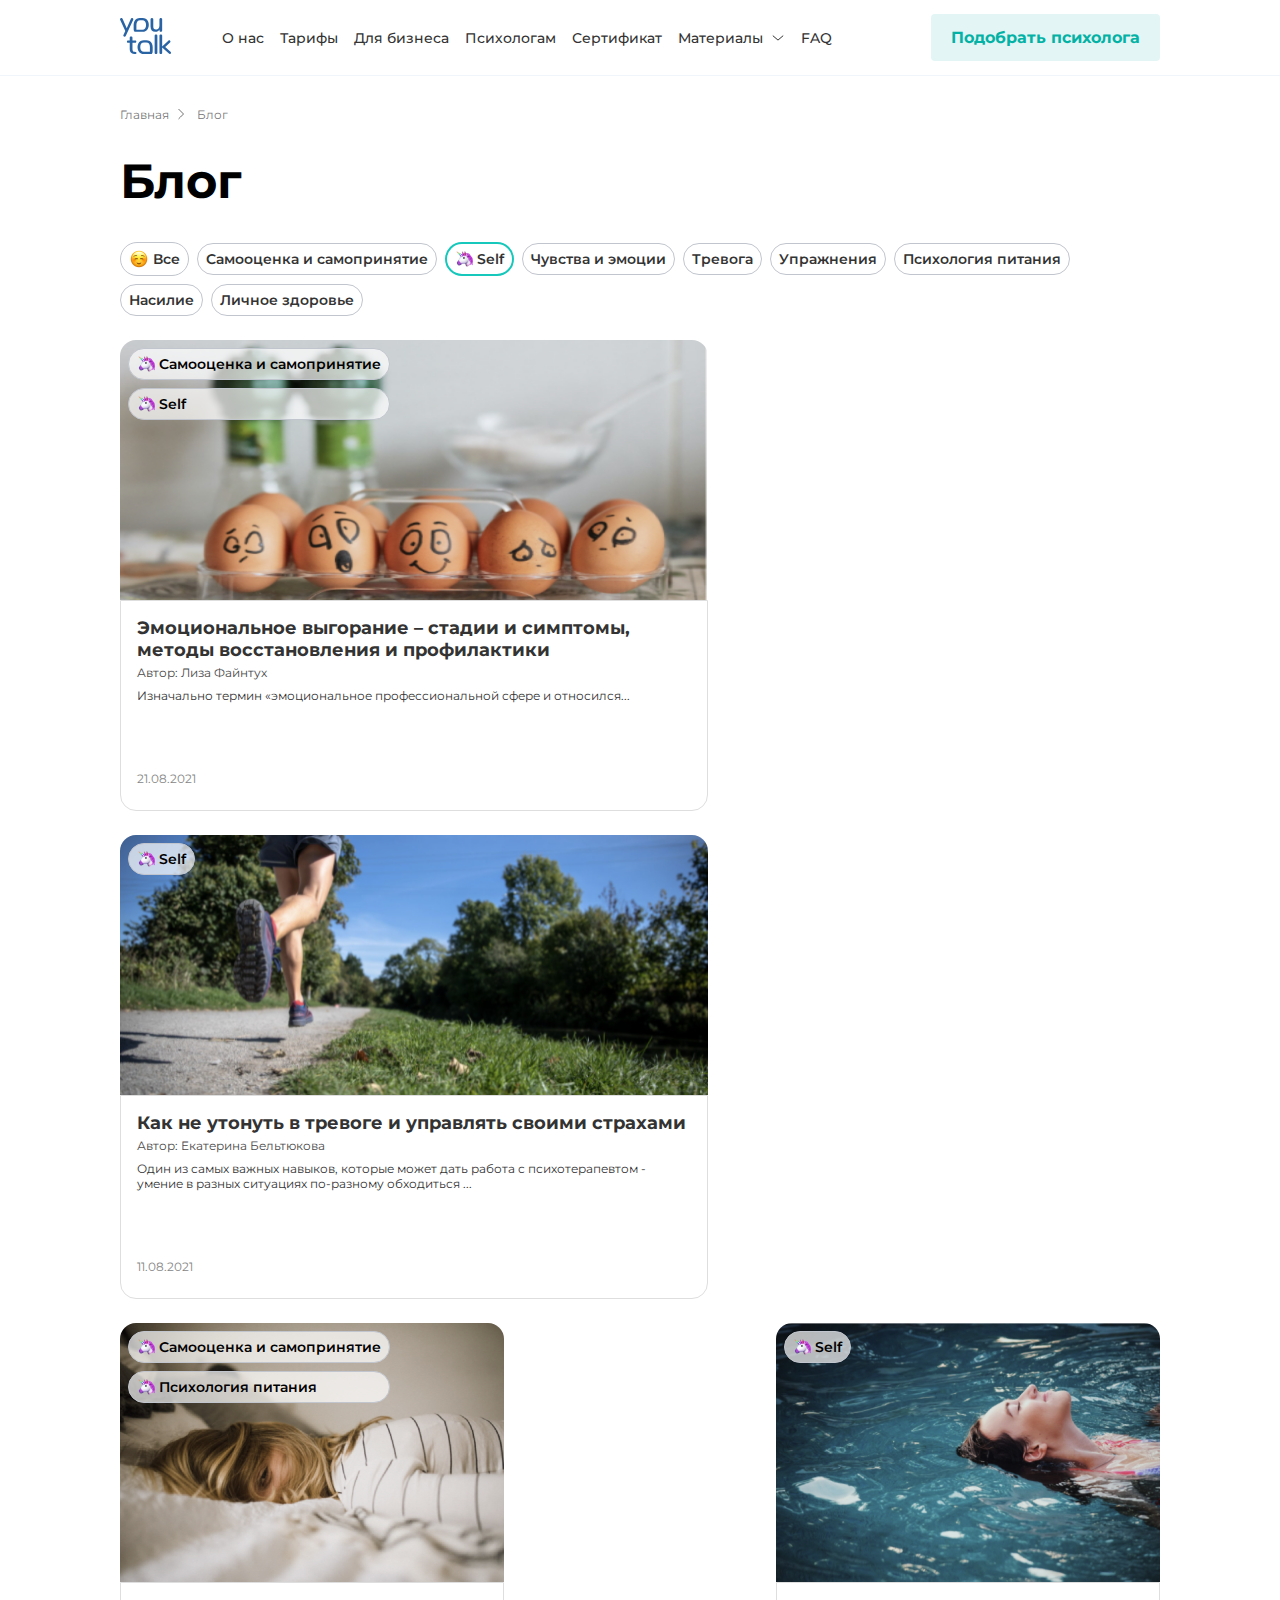
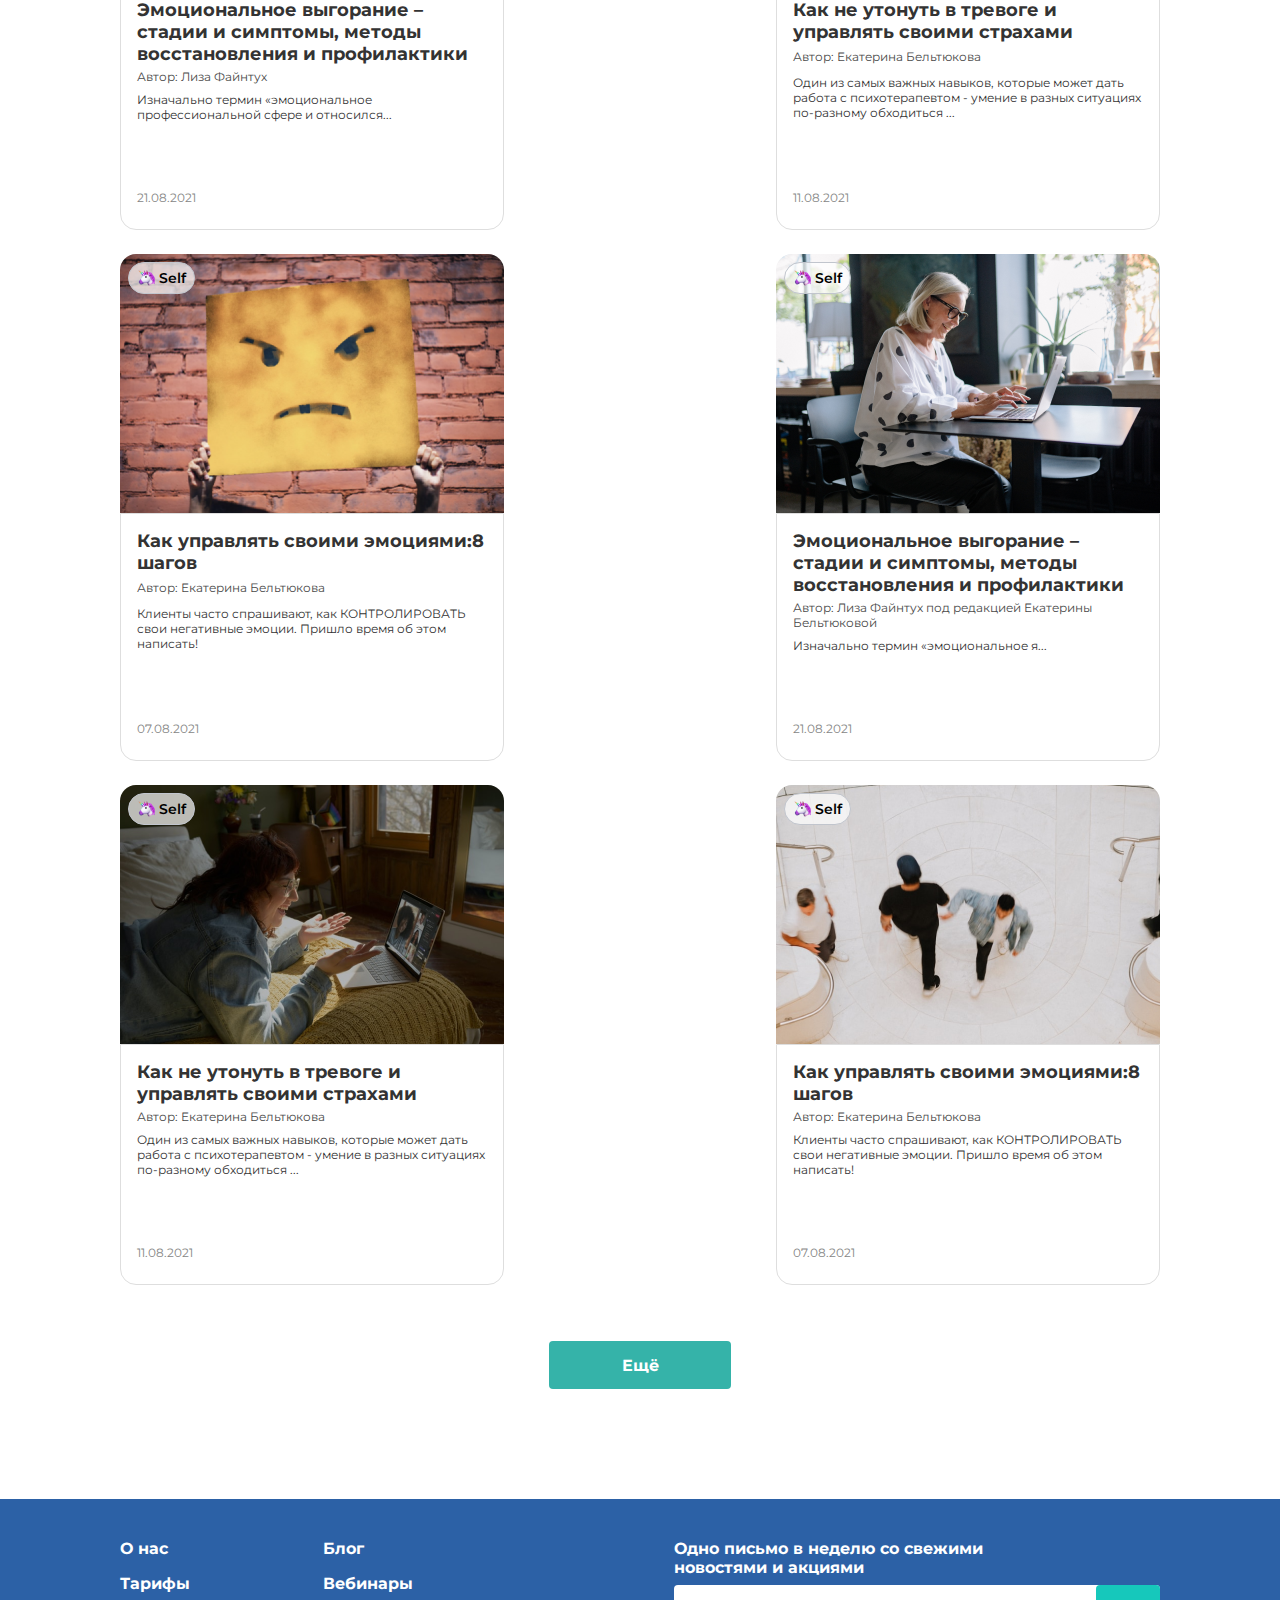
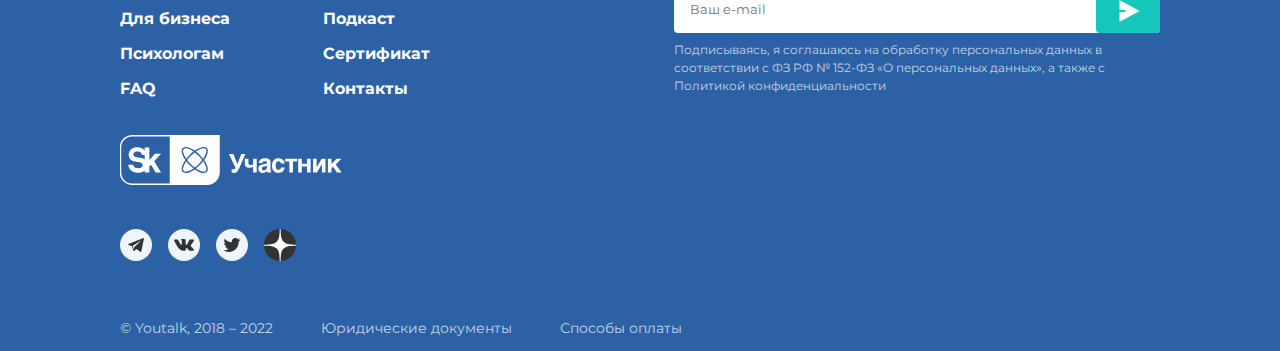
<file: index.html>
<!DOCTYPE html>
<html lang="ru">
<head>
    <meta charset="UTF-8">
    <meta name="viewport" content="width=device-width, initial-scale=1.0">
    <link rel="preconnect" href="https://fonts.googleapis.com">
    <link rel="preconnect" href="https://fonts.gstatic.com" crossorigin>
    <link href="https://fonts.googleapis.com/css2?family=Montserrat:ital,wght@0,100..900;1,100..900&display=swap" rel="stylesheet">
    <link rel="stylesheet" type="text/css" href="CSS/style.css">
    <title>Блог</title>
</head>
<body class="layout">
    <header class="header container">
        <div class="header__logo">
            <img src="../images/svg/logo.svg" alt="Лого">
        </div>
        <nav class="header__nav">
            <ul class="header__nav__list">
                <li class="header__nav__item"> <a class="header__nav__link" href="./about.html">О нас</a></li>
                <li class="header__nav__item"> <a class="header__nav__link" href="#">Тарифы</a></li>
                <li class="header__nav__item"> <a class="header__nav__link" href="#">Для бизнеса</a></li>
                <li class="header__nav__item"> <a class="header__nav__link" href="#">Психологам</a></li>
                <li class="header__nav__item"> <a class="header__nav__link" href="#">Сертификат</a></li>
                <li class="header__nav__item"> <a class="header__nav__link" href="#">Материалы</a><img src="../images/svg/Frame.svg" alt="Выбор материалов"></li>
                <li class="header__nav__item"> <a class="header__nav__link" href="#">FAQ</a></li>
            </ul>
        </nav>
        <button class="header__btn">Подобрать психолога</button>
        <button class="header__burger"><img src="../images/svg/burger_meny.svg" alt="Меню"/></button>
    </header>
    <main class="content container">
        <nav class="breadcrumb">
            <ul class="breadcrumb__list">
                <li class="breadcrumb__item"> <a class="breadcrumb__item__link" href="#">Главная</a> <img src="../images/svg/Arrow.svg" alt="Дальше"></li>
                <li class="breadcrumb__item"> <a class="breadcrumb__item__link" href="#">Блог</a></li>
            </ul>
        </nav>
        <h1 class="content__title">Блог</h1>
        <section class="articles">
            <div class="articles__filter">
                <span class="articles__filter__item"> <img src="../images/svg/sun.svg" alt="Смайлик солнце">Все</span>
                <span class="articles__filter__item">Самооценка и самопринятие</span>
                <span class="articles__filter__item articles__filter__item_active"> <img src="../images/svg/horse.svg" alt="Смайлик лошадка">Self</span>
                <span class="articles__filter__item">Чувства и эмоции</span>
                <span class="articles__filter__item">Тревога</span>
                <span class="articles__filter__item">Упражнения</span>
                <span class="articles__filter__item">Психология питания</span>
                <span class="articles__filter__item">Насилие</span>
                <span class="articles__filter__item">Личное здоровье</span>
            </div>
            <div class="articles__top">
                <div class="article">
                    <div class="article__block article__block__top">
                        <img class="article__img" src="../images/png/Image11.png" alt="Разрисованные яйца">
                        <div class="article__filter">
                            <span class="article__filter__item"><img src="../images/svg/horse.svg" alt="Смайлик лошадка">Самооценка и самопринятие</span>
                            <span class="article__filter__item"><img src="../images/svg/horse.svg" alt="Смайлик лошадка">Self</span>
                        </div>
                    </div>
                    <div class="article__content">
                        <div class="acrticle__content__top">
                            <span class="article__title">Эмоциональное выгорание – стадии и симптомы, методы восстановления и профилактики</span>
                            <span class="article__author">Автор: Лиза Файнтух</span>
                            <span class="article__description">Изначально термин «эмоциональное профессиональной сфере и относился...</span>
                        </div>
                        <span class="article__date">21.08.2021</span>
                    </div>
                </div>
                <div class="article">
                    <div class="article__block article__block__top">
                        <img class="article__img" src="../images/png/Image12.png" alt="Бегущий человек">
                        <div class="article__filter">
                            <span class="article__filter__item"><img src="../images/svg/horse.svg" alt="Смайлик лошадка">Self</span>
                        </div>
                    </div>
                    <div class="article__content">
                        <span class="article__title">Как не утонуть в тревоге и управлять своими страхами</span>
                        <span class="article__author">Автор: Екатерина Бельтюкова</span>
                        <span class="article__description">Один из самых важных навыков, которые может дать работа с психотерапевтом - умение в разных ситуациях по-разному обходиться ...</span>
                        <span class="article__date">11.08.2021</span>
                    </div>
                </div>
            </div>
            <div class="articles__bottom">
                <div class="article article__bottom">
                    <div class="article__block">
                        <img class="article__img" src="../images/png/Image13.png" alt="Спящая женщина">
                        <div class="article__filter">
                            <span class="article__filter__item"><img src="../images/svg/horse.svg" alt="Смайлик лошадка">Самооценка и самопринятие</span>
                            <span class="article__filter__item"><img src="../images/svg/horse.svg" alt="Смайлик лошадка">Психология питания</span>
                        </div>
                    </div>
                    <div class="article__content">
                        <span class="article__title">Эмоциональное выгорание – стадии и симптомы, методы восстановления и профилактики</span>
                        <span class="article__author">Автор: Лиза Файнтух</span>
                        <span class="article__description">Изначально термин «эмоциональное профессиональной сфере и относился...</span>
                        <span class="article__date">21.08.2021</span>
                    </div>
                </div>
                <div class="article article__bottom">
                    <div class="article__block">
                        <img class="article__img" src="../images/png/Image14.png" alt="Плавающая женщина"/>
                        <div class="article__filter">
                            <span class="article__filter__item"><img src="../images/svg/horse.svg" alt="Смайлик лошадка">Self</span>
                        </div>
                    </div>
                    <div class="article__content">
                        <span class="article__title">Как не утонуть в тревоге и управлять своими страхами</span>
                        <span class="article__author">Автор: Екатерина Бельтюкова</span>
                        <span class="article__description">Один из самых важных навыков, которые может дать работа с психотерапевтом - умение в разных ситуациях по-разному обходиться ...</span>
                        <span class="article__date">11.08.2021</span>
                    </div>
                </div>
                <div class="article article__bottom">
                    <div class="article__block">
                        <img class="article__img" src="../images/png/Image15.png" alt="Рожица на картинке"/>
                        <div class="article__filter">
                            <span class="article__filter__item"><img src="../images/svg/horse.svg" alt="Смайлик лошадка">Self</span>
                        </div>
                    </div>    
                    <div class="article__content">
                        <span class="article__title">Как управлять своими эмоциями:8 шагов</span>
                        <span class="article__author">Автор: Екатерина Бельтюкова</span>
                        <span class="article__description">Клиенты часто спрашивают, как <span class="uppercase">контролировать</span> свои негативные эмоции. Пришло время об этом написать!</span>
                        <span class="article__date">07.08.2021</span>
                    </div>
                </div>
                <div class="article article__bottom">
                    <div class="article__block">
                        <img class="article__img" src="../images/png/Image16.png" alt="Немолодая улыбающая женщина за компьютером, сидящая за столом"/>
                        <div class="article__filter">
                            <span class="article__filter__item"><img src="../images/svg/horse.svg" alt="Смайлик лошадка">Self</span>
                        </div>
                    </div>
                    <div class="article__content">
                        <span class="article__title">Эмоциональное выгорание – стадии и симптомы, методы восстановления и профилактики</span>
                        <span class="article__author">Автор: Лиза Файнтух под редакцией  Екатерины Бельтюковой</span>
                        <span class="article__description">Изначально термин «эмоциональное я...</span>
                        <span class="article__date">21.08.2021</span>
                    </div>
                </div>
                <div class="article article__bottom">
                    <div class="article__block">
                        <img class="article__img" src="../images/png/Image17.png" alt="Немолодая улыбающая женщина за компьютером, лежащая в кровати"/>
                        <div class="article__filter">
                            <span class="article__filter__item"><img src="../images/svg/horse.svg" alt="Смайлик лошадка">Self</span>
                        </div>
                    </div>
                    <div class="article__content">
                        <span class="article__title">Как не утонуть в тревоге и управлять своими страхами</span>
                        <span class="article__author">Автор: Екатерина Бельтюкова</span>
                        <span class="article__description">Один из самых важных навыков, которые может дать работа с психотерапевтом - умение в разных ситуациях по-разному обходиться ...</span>
                        <span class="article__date">11.08.2021</span>
                    </div>
                </div>
                <div class="article article__bottom">
                    <div class="article__block">
                        <img class="article__img" src="../images/png/Image18.png" alt="Люди в офисе"/>
                        <div class="article__filter">
                            <span class="article__filter__item"><img src="../images/svg/horse.svg" alt="Смайлик лошадка">Self</span>
                        </div>
                    </div>
                    <div class="article__content">
                        <span class="article__title">Как управлять своими эмоциями:8 шагов</span>
                        <span class="article__author">Автор: Екатерина Бельтюкова</span>
                        <span class="article__description">Клиенты часто спрашивают, как <span class="uppercase">контролировать</span> свои негативные эмоции. Пришло время об этом написать!</span>
                        <span class="article__date">07.08.2021</span>
                    </div>
                </div>
            </div>
        </section>
        <div class="content__more">
            <button class="button">Ещё</button>
        </div>    
    </main> 
    <footer class="footer">
        <div class="footer__container container">
            <div class="footer__links">
                <ul class="footer__links__list">
                    <li class="footer__links__item"><a href="#" class="footer__link">О нас</a></li>
                    <li class="footer__links__item"><a href="#" class="footer__link">Тарифы</a></li>
                    <li class="footer__links__item"><a href="#" class="footer__link">Для бизнеса</a></li>
                    <li class="footer__links__item"><a href="#" class="footer__link">Психологам</a></li>
                    <li class="footer__links__item"><a href="#" class="footer__link">FAQ</a></li>
                </ul>
                <ul class="footer__links__list">
                    <li class="footer__links__item"><a href="#" class="footer__link">Блог</a></li>
                    <li class="footer__links__item"><a href="#" class="footer__link">Вебинары</a></li>
                    <li class="footer__links__item"><a href="#" class="footer__link">Подкаст</a></li>
                    <li class="footer__links__item"><a href="#" class="footer__link">Сертификат</a></li>
                    <li class="footer__links__item"><a href="#" class="footer__link">Контакты</a></li>
                </ul>
            </div>    
                <div class="footer__subscribe">
                    <p class="footer__subscribe__text">Одно письмо в неделю со свежими <br>новостями и акциями</p>
                    <form class="footer__form" action="#" method="post">
                        <input type="email" class="footer__input" placeholder="Ваш e-mail">
                        <button type="submit" class="footer__button"><img src="../images/svg/email.svg" alt="Стрелочка на подписку"></button>
                    </form>
                    <p class="footer__info">Подписываясь, я соглашаюсь на обработку персональных данных в соответствии с ФЗ РФ № 152-ФЗ «О персональных данных», а также с Политикой конфиденциальности</p>
                </div>
                <div class="footer__copyright">
                    <div class="footer__badge">
                        <div class="footer__badge__logo">
                            <span class="footer__badge__sk"><img class="footer__badge__sk_logo" src="../images/svg/Footerlogo.svg" alt="Логотип участников"></span>
                        </div>
                        <span class="footer__badge__text"><img class="footer__badge__text_uch" src="../images/svg/Footer_1.svg" alt="Участник"></span>
                    </div>
                    <div class="footer__social">
                        <a href="#" class="footer__social__link"><img src="../images/svg/Telegram.svg" alt="Telegram"></a>
                        <a href="#" class="footer__social__link"><img src="../images/svg/VK.svg" alt="В контакте"></a>
                        <a href="#" class="footer__social__link"><img src="../images/svg/Twitter.svg" alt="Twitter"></a>
                        <a href="#" class="footer__social__link"><img src="../images/svg/SN.svg" alt="Other"></a>
                    </div>
                </div>               
        </div>
        <div class="footer__br">
            <div class="custom-div"></div>
        </div>
        <div class="footer__bot__info container">
            <p>©&nbsp;Youtalk, 2018 – 2022</p>
            <p><a href="#" class="footer__link">Юридические документы</a></p>
            <p><a href="#" class="footer__link">Способы оплаты</a></p>
        </div>
    </footer>   
</body>
</html>
</file>
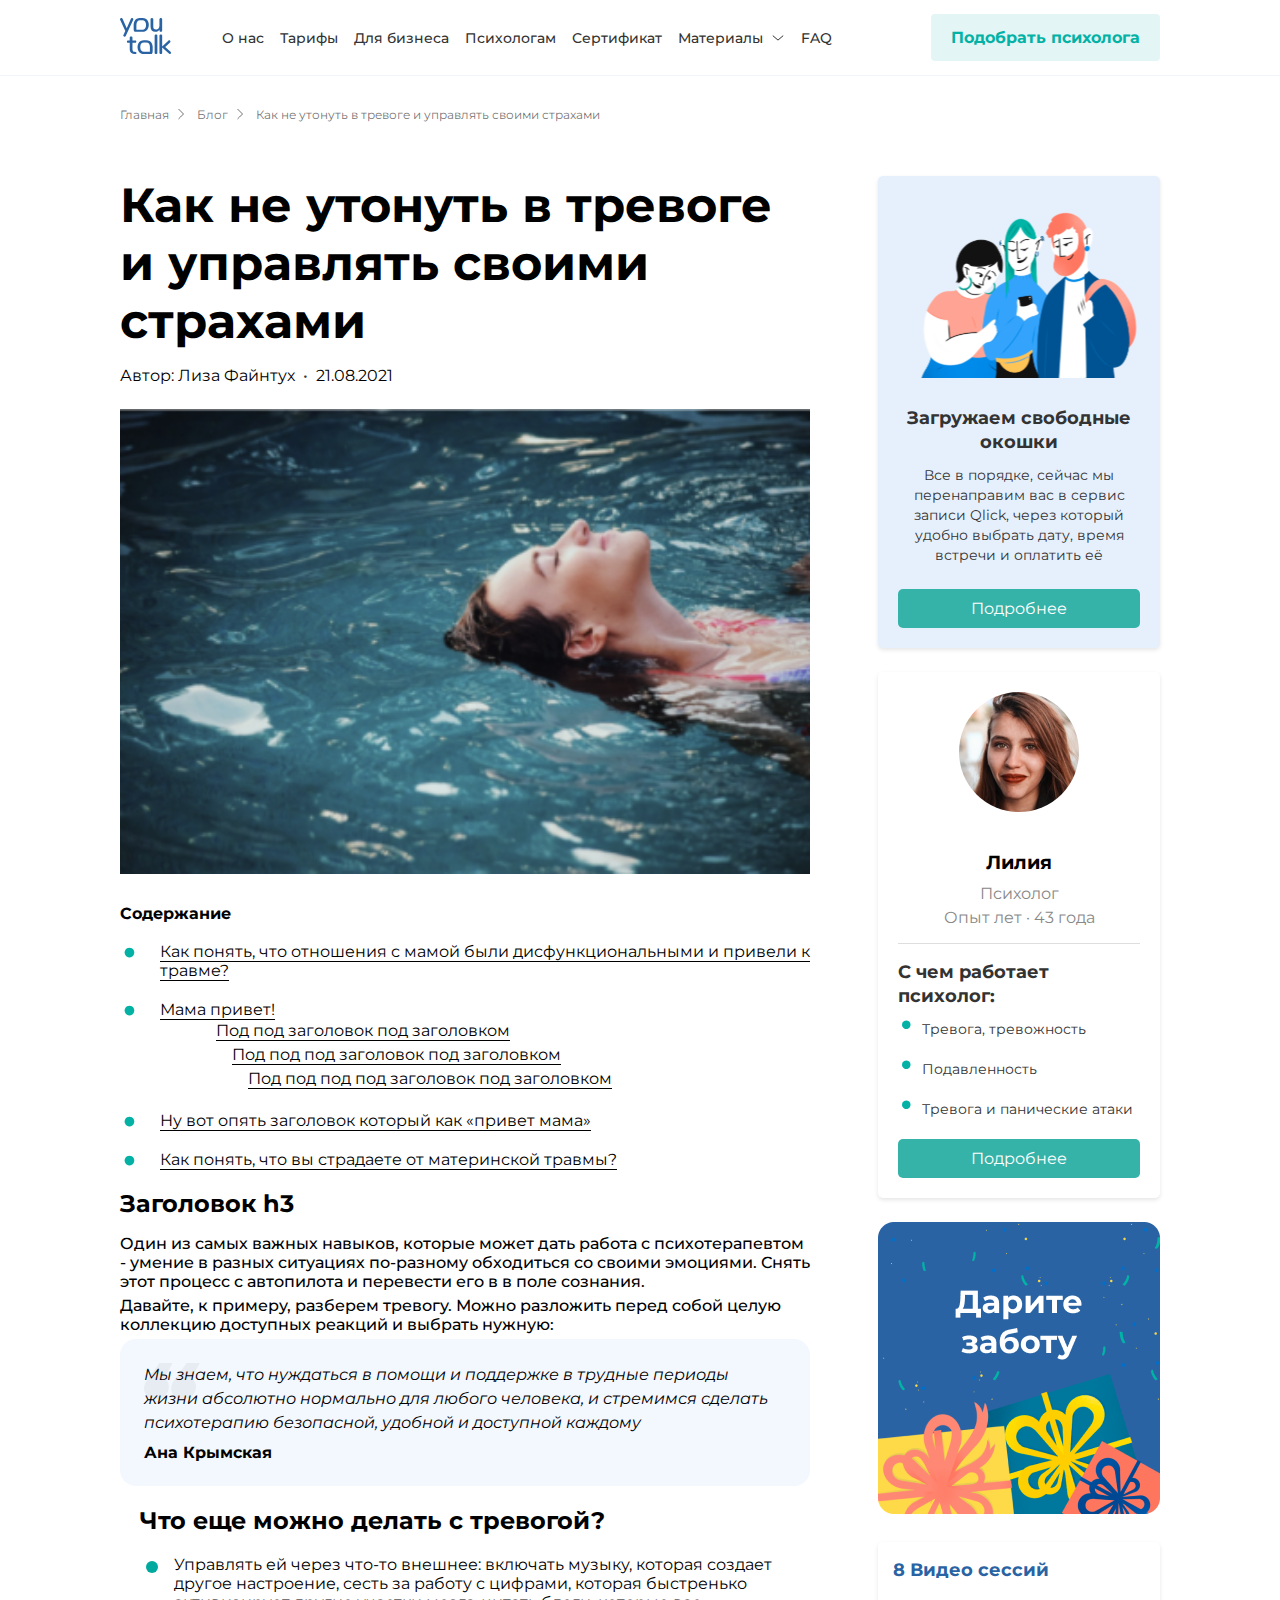
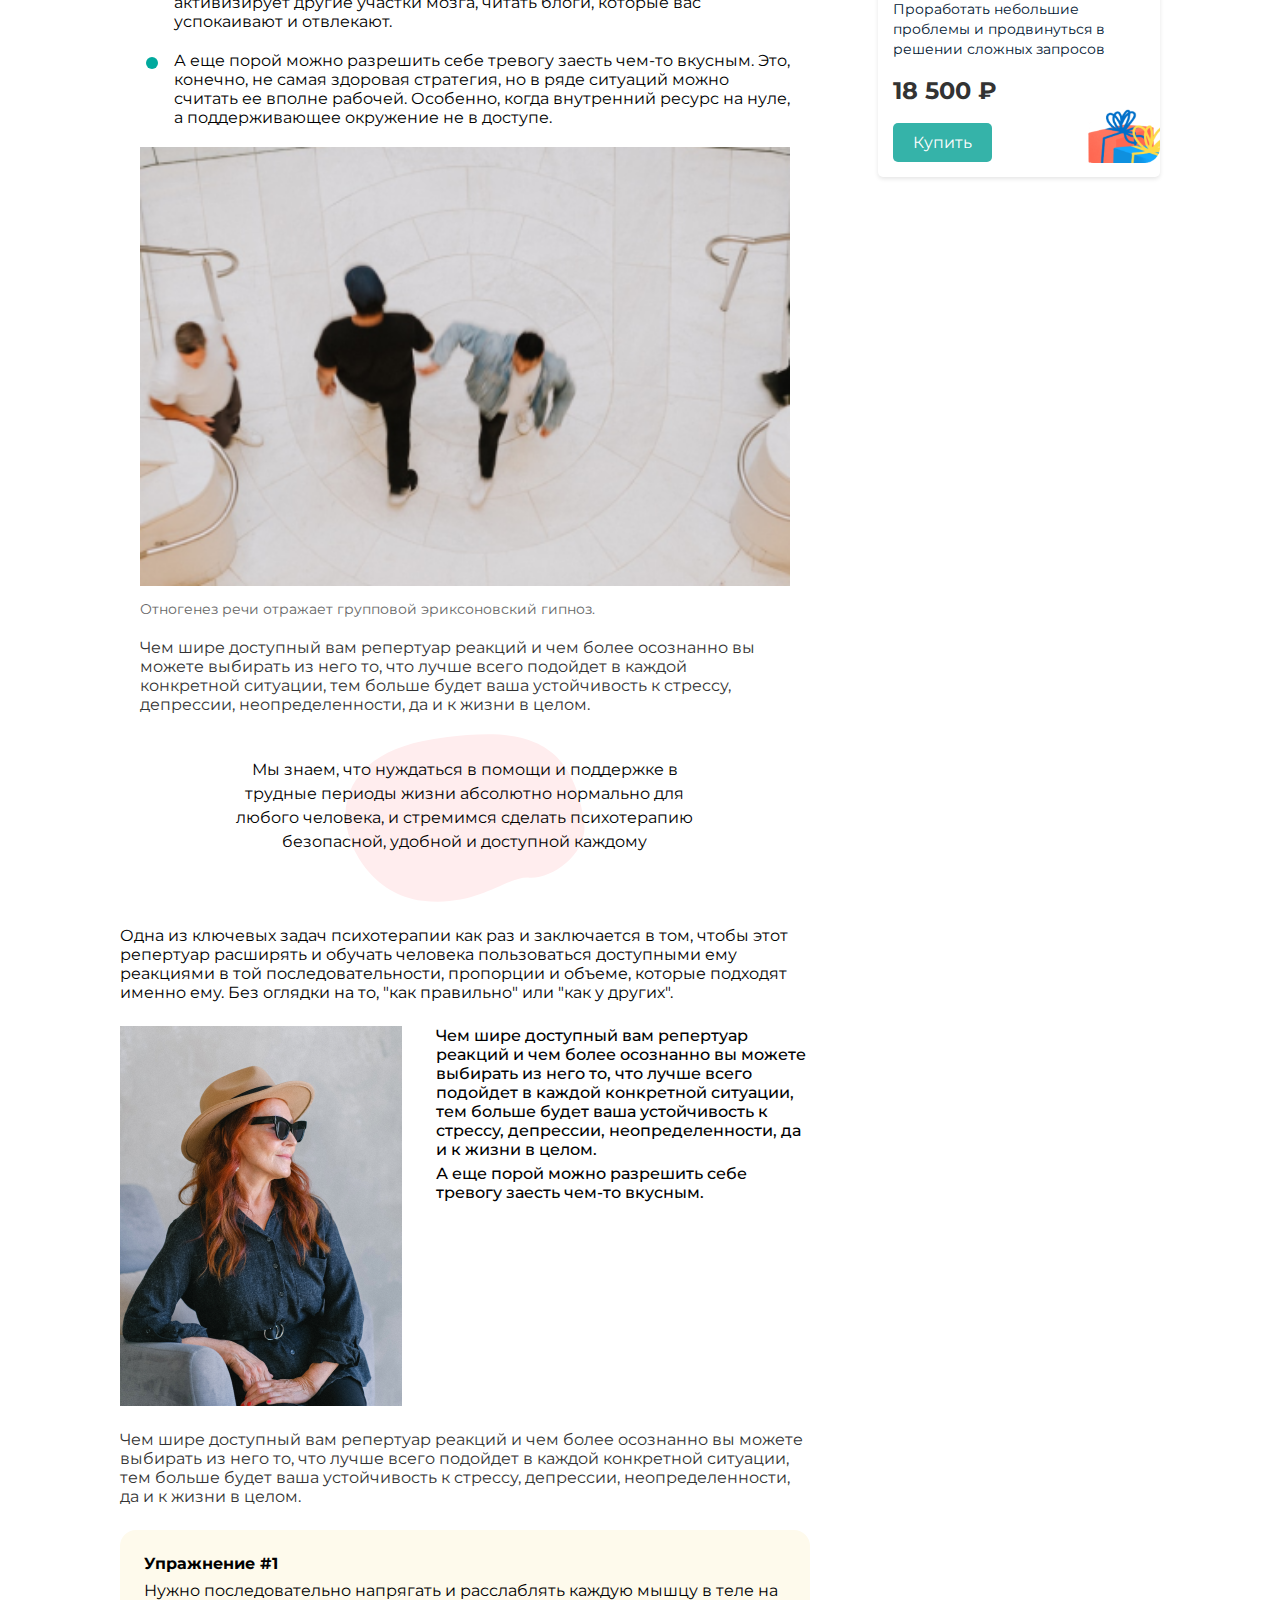
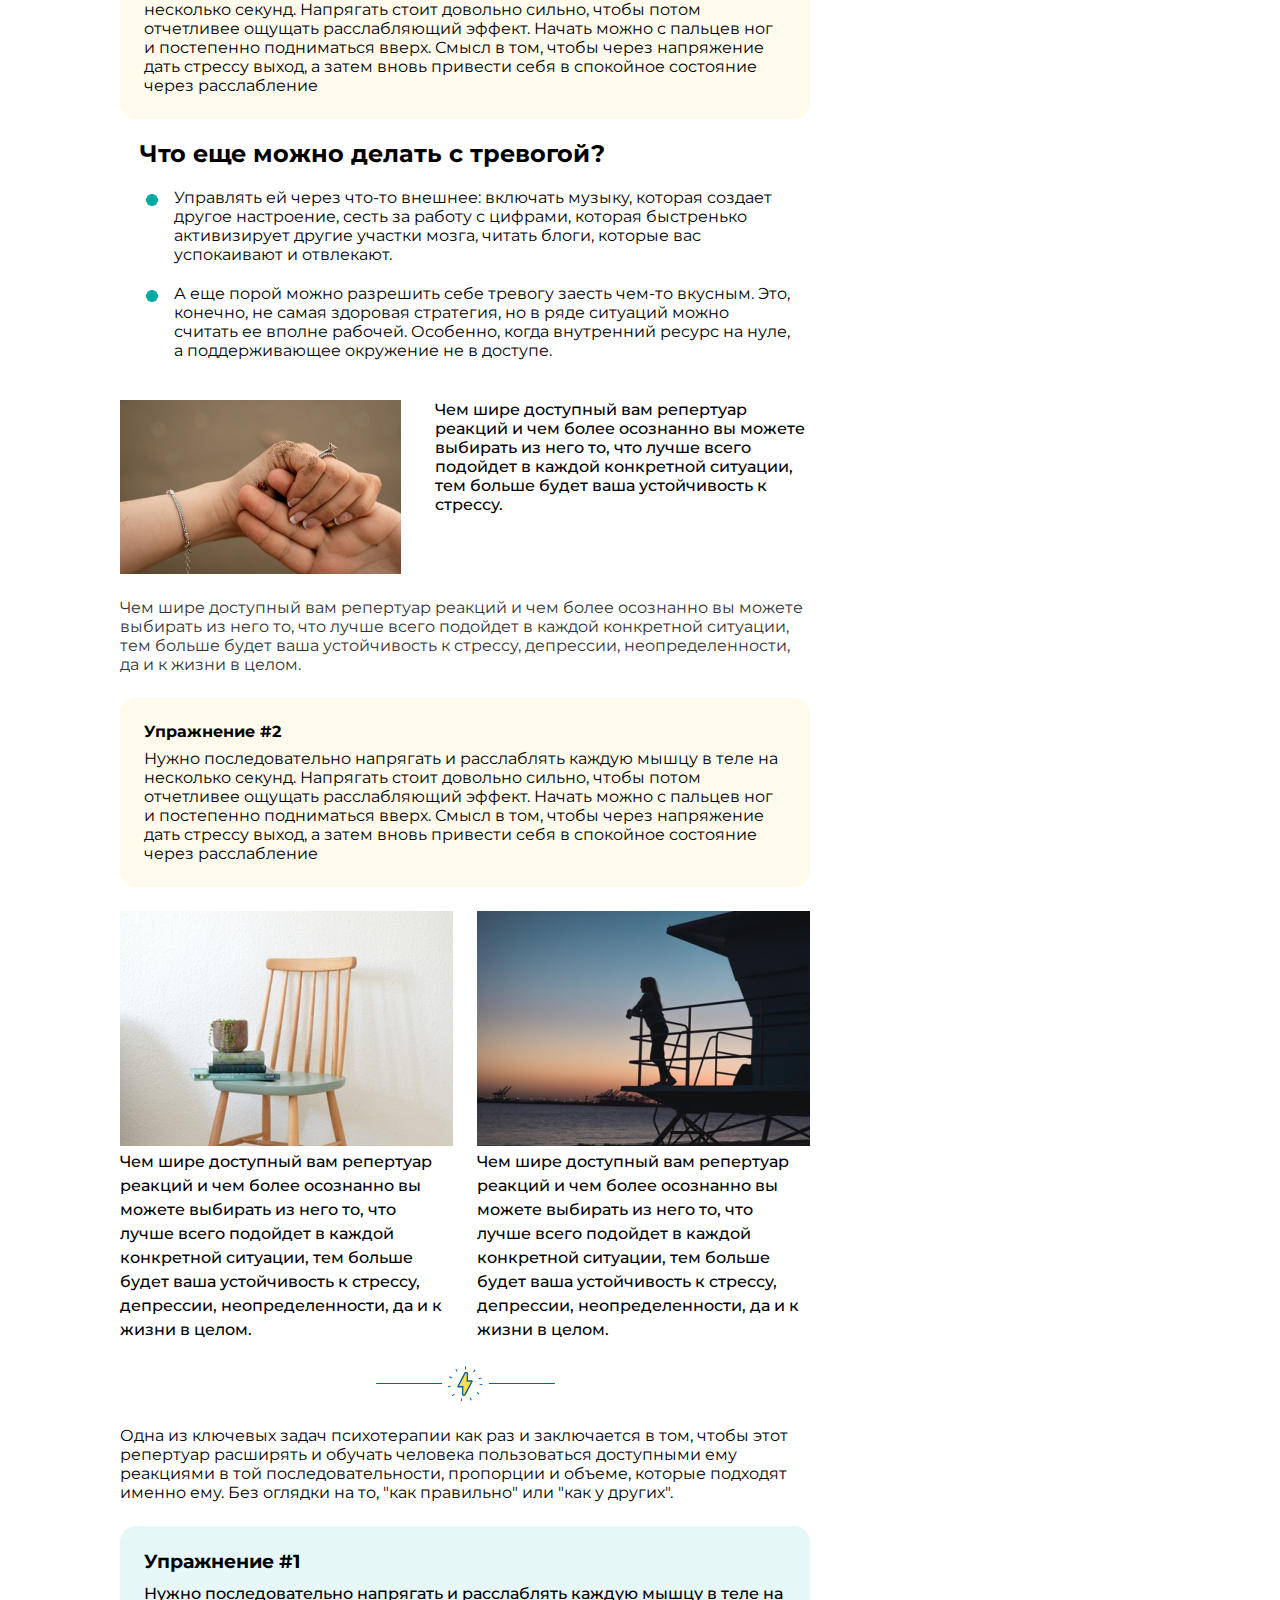
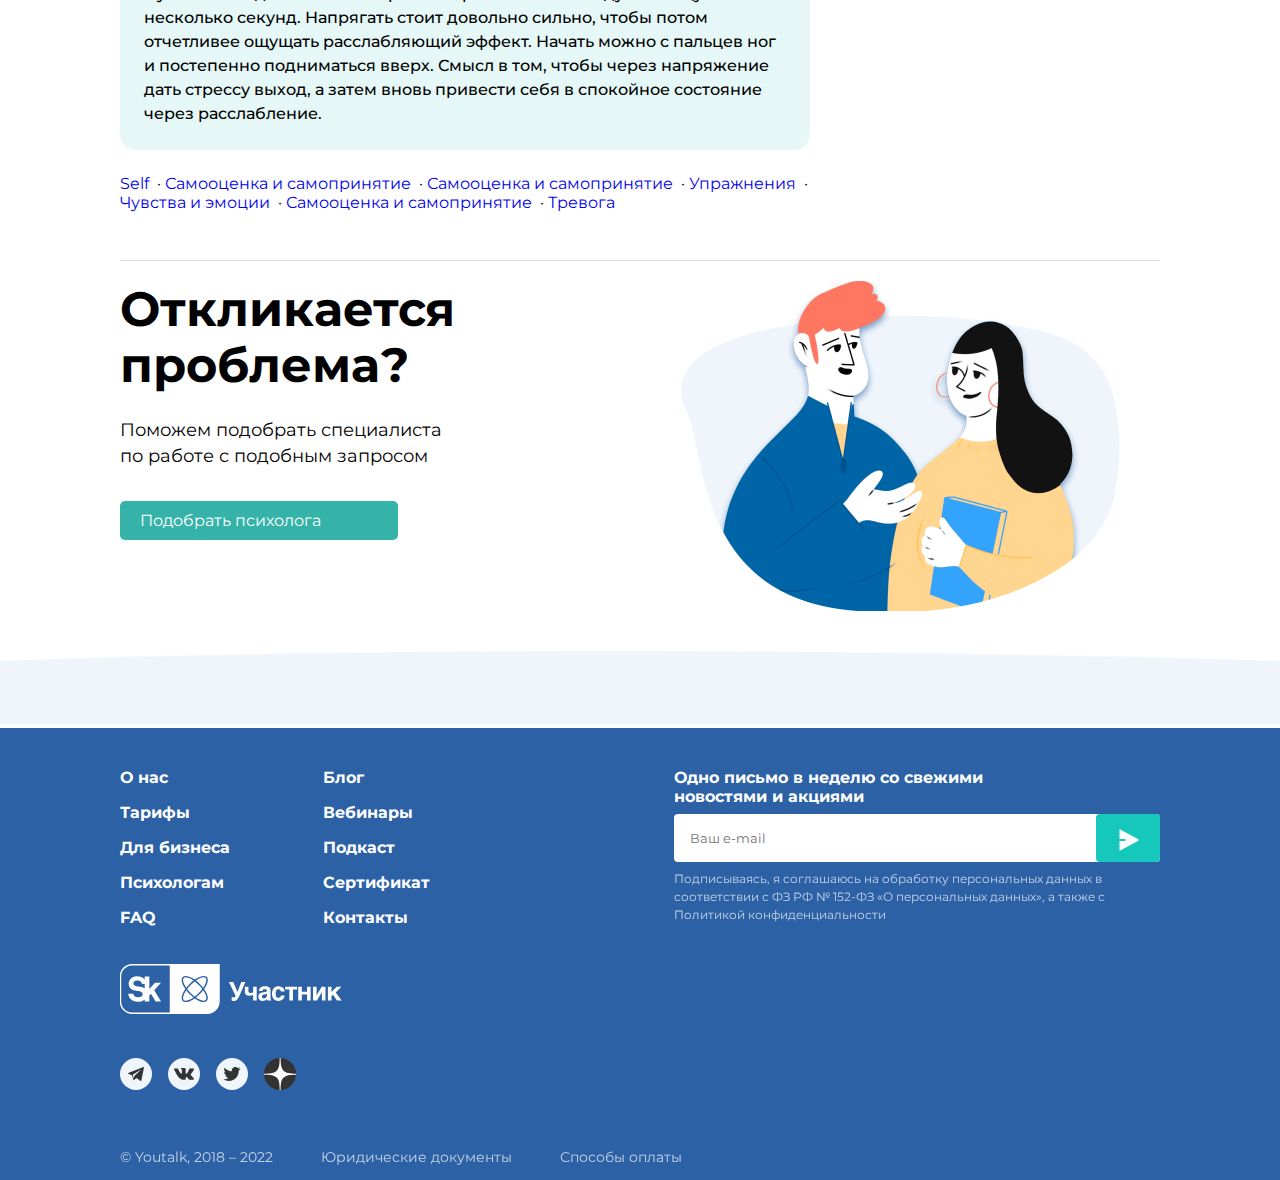
<file: about.html>
<!DOCTYPE html>
<html lang="ru">
<head>
    <meta charset="UTF-8">
    <meta name="viewport" content="width=device-width, initial-scale=1.0">
    <link rel="preconnect" href="https://fonts.googleapis.com">
    <link rel="preconnect" href="https://fonts.gstatic.com" crossorigin>
    <link href="https://fonts.googleapis.com/css2?family=Montserrat:ital,wght@0,100..900;1,100..900&display=swap" rel="stylesheet">
    <link rel="stylesheet" type="text/css" href="CSS/index.css">
    <title>Блог</title>
</head>
<body class="layout">
    <header class="header container">
        <div class="header__logo">
            <img src="../images/svg/logo.svg" alt="Лого">
        </div>
        <nav class="header__nav">
            <ul class="header__nav__list">
                <li class="header__nav__item"> <a class="header__nav__link" href="./about.html">О нас</a></li>
                <li class="header__nav__item"> <a class="header__nav__link" href="#">Тарифы</a></li>
                <li class="header__nav__item"> <a class="header__nav__link" href="#">Для бизнеса</a></li>
                <li class="header__nav__item"> <a class="header__nav__link" href="#">Психологам</a></li>
                <li class="header__nav__item"> <a class="header__nav__link" href="#">Сертификат</a></li>
                <li class="header__nav__item"> <a class="header__nav__link" href="#">Материалы</a><img src="../images/svg/Frame.svg" alt="Выбор материалов"></li>
                <li class="header__nav__item"> <a class="header__nav__link" href="#">FAQ</a></li>
            </ul>
        </nav>
        <button class="header__btn">Подобрать психолога</button>
        <button class="header__burger"><img src="../images/svg/burger_meny.svg" alt="Меню"/></button>
    </header>
    <main class="main container">
        <ul class="breadcrumb__list">
            <li class="breadcrumb__item"> <a class="breadcrumb__item__link" href="#">Главная</a> <img src="../images/svg/Arrow.svg" alt="Дальше"></li>
            <li class="breadcrumb__item"> <a class="breadcrumb__item__link" href="#">Блог</a> <img src="../images/svg/Arrow.svg" alt="Дальше"></li>
            <li class="breadcrumb__item"> <a class="breadcrumb__item__link" href="#">Как не утонуть в тревоге и управлять своими страхами</a></li>
        </ul>
        <div class="contents__page">
            <div class="left__container">
                <section class="content">
                    <h2 class="content__title">Как не утонуть в тревоге и управлять своими страхами</h2>
                    <div class="content__text">
                        <span class="content__author">Автор: Лиза Файнтух</span>
                        <span class="content__separator"></span>
                        <span class="content__date">21.08.2021</span>
                    </div>
                    <img class="content__img" src="../images/png/Image14.png" alt="Плавающая женщина"/>
                </section>    
                <div class="content">
                    <h2 class="content__block">Содержание</h2>
                    <ul class="main-list">
                        <li><a href="#">Как понять, что отношения с мамой были дисфункциональными и привели к травме?</a></li>
                        <li><a href="#">Мама привет!</a>
                            <ul class="sub-list">
                                <li class="sub-list-item"><a href="#">Под под заголовок под заголовком</a></li>
                                <li class="sub-list-item"><a href="#">Под под под заголовок под заголовком</a></li>
                                <li class="sub-list-item"><a href="#">Под под под под заголовок под заголовком</a></li>
                            </ul>
                        </li>
                        <li><a href="#">Ну вот опять заголовок который как «привет мама»</a></li>
                        <li><a href="#">Как понять, что вы страдаете от материнской травмы?</a></li>
                    </ul>
                </div>
                <section class="content">
                    <h3 class="article__subheading">Заголовок h3</h3>
                    <p class="article__paragraph">
                    Один из самых важных навыков, которые может дать работа с психотерапевтом - умение в разных ситуациях по-разному обходиться со своими эмоциями.
                    Снять этот процесс с автопилота и перевести его в в поле сознания.
                    </p>
                    <p class="article__paragraph">Давайте, к примеру, разберем тревогу. Можно разложить перед собой целую коллекцию доступных реакций и выбрать нужную:</p>
                </section>
                <section class="article__section">
                    <section class="article__section__context">
                        <p class="article__section__paragraph">
                        Мы знаем, что нуждаться в помощи и поддержке в трудные периоды жизни абсолютно нормально для любого человека, и стремимся сделать психотерапию безопасной, удобной и доступной каждому
                        </p>
                        <span class="article__logo__item"><img src="../images/svg/Vector66.svg" alt="Смайлик 66"></span>
                    </section>
                    <span class="article__author">Ана Крымская</span>
                </section>
                <div class="article">
                    <h3 class="article__header">Что еще можно делать с тревогой?</h3>
                    <ul class="article__list">
                        <li class="article__item">
                            <div class="article__marker-container">
                                <span class="article__marker"></span>
                            </div>
                            <p class="article__text">
                                Управлять ей через что-то внешнее: включать музыку, которая создает другое настроение, сесть за работу с цифрами, которая быстренько активизирует другие участки мозга, читать блоги, которые вас успокаивают и отвлекают.
                            </p>
                        </li>
                        <li class="article__item">
                            <div class="article__marker-container">
                                <span class="article__marker"></span>
                            </div>
                            <p class="article__text">
                                А еще порой можно разрешить себе тревогу заесть чем-то вкусным. Это, конечно, не самая здоровая стратегия, но в ряде ситуаций можно считать ее вполне рабочей. Особенно, когда внутренний ресурс на нуле, а поддерживающее окружение не в доступе.
                            </p>
                        </li>
                    </ul>
                    <figure class="article__image-container">
                        <img class="article__img" src="../images/png/Image18.png" alt="Люди в офисе"/>
                        <figcaption class="article__caption">Отногенез речи отражает групповой эриксоновский гипноз.</figcaption>
                    </figure>
                    <p class="article__footer">Чем шире доступный вам репертуар реакций и чем более осознанно вы можете выбирать из него то, что лучше всего подойдет в каждой конкретной ситуации, тем больше будет ваша устойчивость к стрессу, депрессии, неопределенности, да и к жизни в целом.</p>
                </div>
                <div class="quote">
                        <p class="quote__text">Мы знаем, что нуждаться в помощи и поддержке в трудные периоды жизни абсолютно нормально для любого человека, и стремимся сделать психотерапию безопасной, удобной и доступной каждому</p>
                        <img class="vector-icon" src="../images/svg/flex.svg" alt="Розовое пятно"/>
                </div>
                <div class="mitte__articles">
                    <p class="articles__intro">
                        Одна из ключевых задач психотерапии как раз и заключается в том, чтобы этот репертуар расширять и обучать человека пользоваться доступными ему реакциями в той последовательности, пропорции и объеме, которые подходят именно ему. Без оглядки на то, "как правильно" или "как у других".
                    </p>
                    <div class="articles__cont">
                        <div class="articles__image-container">
                            <img src="../images/png/Rectangle21.png" alt="Женщина в шляпе и очках">
                        </div>
                        <div class="article__text">
                            <p class="article__paragraph">
                                Чем шире доступный вам репертуар реакций и чем более осознанно вы можете выбирать из него то, что лучше всего подойдет в каждой конкретной ситуации, тем больше будет ваша устойчивость к стрессу, депрессии, неопределенности, да и к жизни в целом.
                            </p>
                            <p class="article__paragraph">
                                А еще порой можно разрешить себе тревогу заесть чем-то вкусным.
                            </p>
                        </div>
                    </div>
                    <p class="article__footer">
                        Чем шире доступный вам репертуар реакций и чем более осознанно вы можете выбирать из него то, что лучше всего подойдет в каждой конкретной ситуации, тем больше будет ваша устойчивость к стрессу, депрессии, неопределенности, да и к жизни в целом.
                    </p>
                </div>    
                <div class="layout__vertical">
        			<h3 class="layout__vertical__title">Упражнение #1</h3>
        			<p class="layout__vertical__p">Нужно последовательно напрягать и расслаблять каждую мышцу в теле на несколько секунд. Напрягать стоит довольно сильно, чтобы потом отчетливее ощущать расслабляющий эффект. Начать можно с пальцев ног и постепенно подниматься вверх. Смысл в том, чтобы через напряжение дать стрессу выход, а затем вновь привести себя в спокойное состояние через расслабление</p>
      			</div>
                <div class="article">
                    <h3 class="article__header">Что еще можно делать с тревогой?</h3>
                    <ul class="article__list">
                        <li class="article__item">
                            <div class="article__marker-container">
                                <span class="article__marker"></span>
                            </div>
                            <p class="article__text">
                                Управлять ей через что-то внешнее: включать музыку, которая создает другое настроение, сесть за работу с цифрами, которая быстренько активизирует другие участки мозга, читать блоги, которые вас успокаивают и отвлекают.
                            </p>
                        </li>
                        <li class="article__item">
                            <div class="article__marker-container">
                                <span class="article__marker"></span>
                            </div>
                            <p class="article__text">
                                А еще порой можно разрешить себе тревогу заесть чем-то вкусным. Это, конечно, не самая здоровая стратегия, но в ряде ситуаций можно считать ее вполне рабочей. Особенно, когда внутренний ресурс на нуле, а поддерживающее окружение не в доступе.
                            </p>
                        </li>
                    </ul>
                </div>
                <div class="mitte__articles">
                    <div class="articles__cont">
                        <div class="articles__image-container">
                            <img src="../images/png/Rectangle22.png" alt="Рука в руке">
                        </div>
                        <div class="article__text">
                            <p class="article__paragraph">
                                Чем шире доступный вам репертуар реакций и чем более осознанно вы можете выбирать из него то, что лучше всего подойдет в каждой конкретной ситуации, тем больше будет ваша устойчивость к стрессу.
                            </p>
                        </div>
                    </div>
                    <p class="article__footer">
                        Чем шире доступный вам репертуар реакций и чем более осознанно вы можете выбирать из него то, что лучше всего подойдет в каждой конкретной ситуации, тем больше будет ваша устойчивость к стрессу, депрессии, неопределенности, да и к жизни в целом.
                    </p>
                </div>
                <div class="layout__vertical">
        			<h3 class="layout__vertical__title">Упражнение #2</h3>
        			<p class="layout__vertical__p">Нужно последовательно напрягать и расслаблять каждую мышцу в теле на несколько секунд. Напрягать стоит довольно сильно, чтобы потом отчетливее ощущать расслабляющий эффект. Начать можно с пальцев ног и постепенно подниматься вверх. Смысл в том, чтобы через напряжение дать стрессу выход, а затем вновь привести себя в спокойное состояние через расслабление</p>
      			</div> 
                <section class="layout__vertical1">
                    <div class="layout__vertical1__item">
        			    <img src="../images/png/Rectangle23.png" alt="Стул с книгами">
                        <p class="layout__vertical1__p">Чем шире доступный вам репертуар реакций и чем более осознанно вы можете выбирать из него то, что лучше всего подойдет в каждой конкретной ситуации, тем больше будет ваша устойчивость к стрессу, депрессии, неопределенности, да и к жизни в целом.</p>
                    </div>
                    <div class="layout__vertical1__item">
        			    <img src="../images/png/Rectangle24.png" alt="Закат на пристани">
                        <p class="layout__vertical1__p">Чем шире доступный вам репертуар реакций и чем более осознанно вы можете выбирать из него то, что лучше всего подойдет в каждой конкретной ситуации, тем больше будет ваша устойчивость к стрессу, депрессии, неопределенности, да и к жизни в целом.</p>
                    </div>
      			</section> 
                <span class="divider__logo">
                    <img src="../images/svg/Blick.svg" alt="Лого молния">
                </span>
                <p>Одна из ключевых задач психотерапии как раз и заключается в том, чтобы этот репертуар расширять и обучать человека пользоваться доступными ему реакциями в той последовательности, пропорции и объеме, которые подходят именно ему. Без оглядки на то, "как правильно" или "как у других".</p>
                <div class="layout__vertical2">
                    <h3 class="layout__vertical2__title">Упражнение #1</h3>
                    <p class="layout__vertical2__p">Нужно последовательно напрягать и расслаблять каждую мышцу в теле на несколько секунд. Напрягать стоит довольно сильно, чтобы потом отчетливее ощущать расслабляющий эффект. Начать можно с пальцев ног и постепенно подниматься вверх. Смысл в том, чтобы через напряжение дать стрессу выход, а затем вновь привести себя в спокойное состояние через расслабление.</p>
                </div>
                <div class="links__container">
                    <span class="links__container__item"><a href="#">Self</a></span>
                    <span class="links__container__item"><a href="#">Самооценка и самопринятие</a></span>
                    <span class="links__container__item"><a href="#">Самооценка и самопринятие</a></span>
                    <span class="links__container__item"><a href="#">Упражнения</a></span>
                    <span class="links__container__item"><a href="#">Чувства и эмоции</a></span>
                    <span class="links__container__item"><a href="#">Самооценка и самопринятие</a></span>
                    <span class="links__container__item"><a href="#">Тревога</a></span>
                </div>
                
            </div>
            








        <aside class="sidebar">
            <div class="widget widget--ad">
                <img class="widget__image" src="../images/svg/zudritt.svg" alt="Реклама">
                <p class="widget__description">Загружаем свободные окошки</p>
                <p class="widget__p">Все в порядке, сейчас мы перенаправим вас в сервис записи Qlick, через который удобно выбрать дату,  время встречи и оплатить её</p>
                <a href="#" class="widget__button">Подробнее</a>
            </div>
            <div class="widget widget--profile">
                <img class="widget__image widget__avatar" src="../images/png/face.png" alt="Психолог">
                <h3 class="widget__name">Лилия</h3>
                <p class="widget__profession">Психолог</p>
                <p class="widget__experience">Опыт лет · 43 года</p>
                <div class="widget__line"></div>
                <p class="widget__description widget__description_start">С чем работает психолог:</p>
                <ul class="widget__list">
                    <li class="widget__list-item">Тревога, тревожность</li>
                    <li class="widget__list-item">Подавленность</li>
                    <li class="widget__list-item">Тревога и панические атаки</li>
                </ul>
                <a href="#" class="widget__button">Подробнее</a>
            </div>
            <div class="widget widget__promo">
                <img class="widget__promo__image" src="./images/png/promo.png" alt="" srcset="">
            </div>
            <div class="widget widget__session session">
                <h3 class="session__title">8 Видео сессий</h3>
                <span class="session__description">Проработать небольшие проблемы и продвинуться в решении сложных запросов</span>
                <p class="session__price">18 500 ₽ </p>
                <div class="widget__bottom">
                    <a href="#" class="widget__button session__button">Купить</a>
                    <img class="session__image" src="./images/png/presents.png" alt="Подарки" srcset="">
                </div>
            
            </div>

        </aside>
        
        </div>
        <span class="divider2__container"></span>
            <div class="last__container">
                <div class="last__container__text text_block">
                    <h2 class="text_block__title">Откликается проблема?</h2>
                    <p class="text_block__description">Поможем подобрать специалиста по работе с подобным запросом</p>
                    <a href="#" class="widget__button text_block__button">Подобрать психолога</a>
                </div>
                <div class="last__container__img">
                    <img src="../images/png/paar.png" alt="Психологи">
                </div>
            </div>
    </main>
    <img class="container__bottom__img" src="./images/png/container__bottom_bg.png" alt="">
    <footer class="footer">
        <div class="footer__container container">
            <div class="footer__links">
                <ul class="footer__links__list">
                    <li class="footer__links__item"><a href="#" class="footer__link">О нас</a></li>
                    <li class="footer__links__item"><a href="#" class="footer__link">Тарифы</a></li>
                    <li class="footer__links__item"><a href="#" class="footer__link">Для бизнеса</a></li>
                    <li class="footer__links__item"><a href="#" class="footer__link">Психологам</a></li>
                    <li class="footer__links__item"><a href="#" class="footer__link">FAQ</a></li>
                </ul>
                <ul class="footer__links__list">
                    <li class="footer__links__item"><a href="#" class="footer__link">Блог</a></li>
                    <li class="footer__links__item"><a href="#" class="footer__link">Вебинары</a></li>
                    <li class="footer__links__item"><a href="#" class="footer__link">Подкаст</a></li>
                    <li class="footer__links__item"><a href="#" class="footer__link">Сертификат</a></li>
                    <li class="footer__links__item"><a href="#" class="footer__link">Контакты</a></li>
                </ul>
            </div>    
                <div class="footer__subscribe">
                    <p class="footer__subscribe__text">Одно письмо в неделю со свежими <br>новостями и акциями</p>
                    <form class="footer__form" action="#" method="post">
                        <input type="email" class="footer__input" placeholder="Ваш e-mail">
                        <button type="submit" class="footer__button"><img src="../images/svg/email.svg" alt="Стрелочка на подписку"></button>
                    </form>
                    <p class="footer__info">Подписываясь, я соглашаюсь на обработку персональных данных в соответствии с ФЗ РФ № 152-ФЗ «О персональных данных», а также с Политикой конфиденциальности</p>
                </div>
                <div class="footer__copyright">
                    <div class="footer__badge">
                        <div class="footer__badge__logo">
                            <span class="footer__badge__sk"><img class="footer__badge__sk_logo" src="../images/svg/Footerlogo.svg" alt="Логотип участников"></span>
                        </div>
                        <span class="footer__badge__text"><img class="footer__badge__text_uch" src="../images/svg/Footer_1.svg" alt="Участник"></span>
                    </div>
                    <div class="footer__social">
                        <a href="#" class="footer__social__link"><img src="../images/svg/Telegram.svg" alt="Telegram"></a>
                        <a href="#" class="footer__social__link"><img src="../images/svg/VK.svg" alt="В контакте"></a>
                        <a href="#" class="footer__social__link"><img src="../images/svg/Twitter.svg" alt="Twitter"></a>
                        <a href="#" class="footer__social__link"><img src="../images/svg/SN.svg" alt="Other"></a>
                    </div>
                </div>               
        </div>
        <div class="footer__br">
            <div class="custom-div"></div>
        </div>
        <div class="footer__bot__info container">
            <p>©&nbsp;Youtalk, 2018 – 2022</p>
            <p><a href="#" class="footer__link">Юридические документы</a></p>
            <p><a href="#" class="footer__link">Способы оплаты</a></p>
        </div>
    </footer>      
</body>
</html>
</file>
<file: CSS/style.css>
* {
    font-family: "Montserrat", sans-serif;
    margin: 0;
    padding: 0;
}

ul {
    list-style-type: none;
    padding: 0;
    margin: 0;
}

body {
    height: 100%;
}

h1, h2 {
    margin: 0;
    padding: 0;
}

a {
    text-decoration: none;
}

.uppercase {
    text-transform: uppercase;
  }

.container {
    padding: 14px 120px;
}

.header {
    display: flex;
    align-items: center;
    border-bottom: 1px solid #EFF5FB;
    margin-bottom: 16px;
}

.header__logo {
    width: 51px;
    margin-right: 51px;
}

.header__nav__list {
    display: flex;
    align-items: center;
    gap: 16px;
    margin-right: 8px;
}

.header__btn {
    padding: 14px 20px;
    margin-left: auto;
    font-size: 16px;
    font-weight: 700;
    background: #E3F5F5;
    color: #03B2A5;
    border: none;
    outline: none;
    border-radius: 4px;
    cursor: pointer;
}

.header__burger {
    display: none;
}

.header__nav__item {
    display: flex;
    align-items: center;
    gap: 8px;
}

.header__nav__link {
    font-size: 14px;
    font-weight: 500;
    color: #333333;
}

.breadcrumb__list {
    display: flex;
    gap: 8px;
}

.breadcrumb__item {
    display: flex;
    align-items: center;
    gap: 4px;
}

.breadcrumb__item__link {
    font-size: 12px;
    font-weight: 400;
    color: #333333B2;
}

.content__title {
    font-size: 48px;
    margin-top: 30px;
    margin-bottom: 32px;
}

.articles__filter {
    display: flex;
    align-items: center;
    flex-wrap: wrap;
    gap: 8px;
    margin-bottom: 24px;
}

.articles__filter__item {
    display: flex;
    align-items: center;
    gap: 4px;
    padding: 6px 8px;
    font-size: 14px;
    font-weight: 600;
    cursor: pointer;
    border: 1px solid #C1C5CD;
    border-radius: 24px;
    color: #333333;
}

.articles__filter__item_active {
    border: 2px solid #16C8BB;
}

.article__filter__item {
    display: flex;
    gap: 4px;
    padding: 6px 8px;
    border: 1px solid #C1C5CD;
    border-radius: 24px;
    background-color: rgba(255, 255, 255, .7);
    font-weight: 600;
    font-size: 14px;
}

.articles__filter__item:hover {
    box-shadow: #16C8BB 0px 0px 2px inset;
}

.articles__top, .articles__bottom {
    display: flex;
    justify-content: space-between;
    gap: 24px;
    flex-wrap: wrap;
    margin-bottom: 24px;
}

.article, .article__bottom {
    width: 100%;
}

.article, .article__bottom {
    display: flex;
    flex-direction: column;
}

.article {
    max-width: 588px;
}

.article__bottom {
    max-width: 384px;
}

.article__block {
    position: relative;
    display: flex;
}

.article__block__top {
    height: 260px;
}

.article__img {
    width: 100%;
    border-top-right-radius: 16px;
    border-top-left-radius: 16px;
}

.article__filter {
    position: absolute;
    top: 8px;
    left: 8px;
    display: flex;
    flex-direction: column;
    gap: 8px;
}

.article__content {
    display: flex;
    flex-direction: column;
    justify-content: space-between;
    padding: 16px;
    border: 1px solid #DEDEDE;
    border-bottom-right-radius: 16px;
    border-bottom-left-radius: 16px;
    flex-grow: 1;
}

.acrticle__content__top {
    display: flex;
    flex-direction: column;
}

.article__title {
    font-weight: 700;
    font-size: 18px;
    color: #333333;
    margin-bottom: 4px;
}

.article__author, .article__description, .article__date {
    font-weight: 400;
    font-size: 12px;
    margin-bottom: 8px;
}

.article__author {
    color: #494949;
}

.article__description {
    color: #333333;
    margin-bottom: 68px;
}

.article__date {
    color: #868686;
}

.content__more {
    margin-top: 56px;
    width: 100%;
    display: flex;
    justify-content: center;
}

.button {
    background: #35B3A9;
}

.button {
    background: #35B3A9;    
    width: 182px;
    height: 48px;
    border-radius: 4px;
    border: none;
    font-weight: 700;
    font-size: 16px;
    color:#FFFFFF;
    margin-bottom: 96px;
    cursor: pointer;
}

.footer {
    background-color: #2C61A6;
    color: white;
    width: 100%;
}

.footer__container {
    display: flex;
    justify-content: space-between;
    padding-top: 40px;    
    padding-bottom: 40px;   
    gap: 21px;
    flex-wrap: wrap;
}

.footer__links {
    display: flex;
    max-width: 310px;
    width: 100%;
    justify-content: space-between;
    gap: 30px;
}

.footer__links__list {
    list-style: none;
    padding: 0;
}

.footer__links__item {
    margin-bottom: 16px;
    font-weight: 700;
}

.footer__link {
    color: white;
    text-decoration: none;
    white-space: nowrap;
}

.footer__subscribe {
    max-width: 486px;
    width: 100%;
}

.footer__subscribe__text {
    font-weight: 700;
    margin-bottom: 8px;
}

.footer__form {
    display: flex;
    align-items: center;
    margin-bottom: 8px;
    position: relative;
}

.footer__input {
    flex: 1;
    padding: 14px 52px 14px 16px;
    border: none;
    border-radius: 4px;
    width: 316px;
    height: 20px;
}

.footer__button {
    padding: 14px 20px 14px 20px;
    gap: 10px;
    border-radius: 4px;
    width: 64px;
    height: 48px;
    border: none;
    background-color: #16C8BB; 
    color: white;
    cursor: pointer;
    border-radius: 4px;
    transition: background-color 0.3s;
    position: absolute;
    right: 0;
}

.footer__button:hover {
    background-color: #008C74; 
}

.footer__info {
    font-weight: 400;
    font-size: 12px;
    line-height: 18px;
    opacity: .7;
}

.footer__copyright {
    display: flex;
    flex-direction: column;
    gap: 40px;
}

.footer__badge {
    display: flex;
    align-items: center;
}

.footer__badge__sk_logo {
    width: 100px;
    height: 50px;
}

.footer__badge__text {
    margin-left: 8px;
    height: 19px;
}

.footer__social {
    display: flex;
    gap: 16px;
}

.footer__social__link {
    width: 32px;
}

.footer__br {
    width: 80%;
    background-color: #2C61A6;
    display: flex;
    justify-content: center;
    margin-left: 120px;
}


.line::before {
    content: '';
    display: block;
    width: 100%;
    border-top: 1px solid #4B83C3;
}

.footer__bot__info {
    display: flex;
    gap: 48px;
    font-size: 14px;
    opacity: .7;
    flex-wrap: wrap;
}






@media screen and (max-width: 1024px) {
    .container {
        padding: 14px 32px;
    }
    .header__logo {
        margin-right: 48px;
    }
    .content__title {
        margin-top: 40px;
        margin-bottom: 28px;
    }
    .article {
        max-width: 468px;
    }
    .article__bottom {
        max-width: 304px;
    }
    .footer__links {
        max-width: 247px;
    }
}

@media screen and (max-width: 768px) {
    .container {
        padding: 14px 20px;
    }
    .header__nav, .header__btn {
        display: none;
    }
    .header__burger {
      display: block;
    }
    .header__burger {
        margin-left: auto;
        outline: none;
        border: none;
        background: transparent;
    }
    .content__title {
        margin-top: 40px;
        margin-bottom: 32px;
    }
    .article {
        max-width: 728px;
    }

    .article__bottom {
        max-width: 352px;
    }

    .footer__subscribe {
        max-width: 450px;
    }
}

/*iPhone 11Pro max*/
@media screen and (max-width: 430px) {
    .container {
        padding: 14px 24px;
    }
    .header__logo {
        width: 48px;
    }
    .content__title {
        font-size: 32px;
        margin-top: 32px;
        margin-bottom: 24px;
    }
    .articles__filter {
        flex-wrap: unset;
        overflow-x: scroll;
        scrollbar-width: none;
    }
    .articles__filter__item {
        flex-shrink: 0;
    }

    .article__block__top {
        height: 206px;
    }

    .footer__copyright {
        gap: 20px;
    }

    .footer__bot__info {
        flex-direction: column;
        gap: 24px;
    }
}

/*iPhone SE*/
@media screen and (max-width: 375px) {
    .container {
        padding: 14px 16px;
    }
    .header {
        margin-bottom: 24px;
    }
    .content__title {
        font-size: 24px;
        margin-top: 24px;
        margin-bottom: 24px;
    }
}
</file>
<file: CSS/index.css>
* {
    font-family: "Montserrat", sans-serif;
    margin: 0;
    padding: 0;
}

ul {
    list-style-type: none;
    padding: 0;
    margin: 0;
}

body {
    height: 100%;
}

h1, h2 {
    margin: 0;
    padding: 0;
}

a {
    text-decoration: none;
}

.uppercase {
    text-transform: uppercase;
  }

.container {
    padding: 14px 120px;
}

.header {
    display: flex;
    align-items: center;
    border-bottom: 1px solid #EFF5FB;
    margin-bottom: 16px;
}

.header__logo {
    width: 51px;
    margin-right: 51px;
}

.header__nav__list {
    display: flex;
    align-items: center;
    gap: 16px;
    margin-right: 8px;
}

.header__btn {
    padding: 14px 20px;
    margin-left: auto;
    font-size: 16px;
    font-weight: 700;
    background: #E3F5F5;
    color: #03B2A5;
    border: none;
    outline: none;
    border-radius: 4px;
    cursor: pointer;
}

.header__burger {
    display: none;
}

.header__nav__item {
    display: flex;
    align-items: center;
    gap: 8px;
}

.header__nav__link {
    font-size: 14px;
    font-weight: 500;
    color: #333333;
}

.breadcrumb__list {
    display: flex;
    gap: 8px;
    margin-bottom: 54px;
}

.breadcrumb__item {
    display: flex;
    align-items: center;
    gap: 4px;
}

.breadcrumb__item__link {
    font-size: 12px;
    font-weight: 400;
    color: #333333B2;
}

.main__container {
    display: flex;
    flex-direction: column;
    margin-left: 120px;
    margin-right: 120px;
}

.contents__page {
    display: flex;
    align-items: flex-start;
    justify-content: space-between;
    gap: 30px;
}

.left__container {
    max-width: 690px;
}

.content__title {
    font-size: 48px;
    width: 700; 
    margin-bottom: 16px;
}

.content__text {
    display: flex;
    align-items: center;
    margin-bottom: 24px;
}

.content__separator::before {
    content: '•'; 
    margin: 0 8px; 
    color: #333;
}

.content__img {
    width: 100%;
    height: auto;
}

.content__block {
    margin-top: 24px;
    margin-bottom: 16px;
    font-size: 16px;
    line-height: 24px;
}


.main-list {
    list-style-type: none;
    padding-left: 0px;
}

.main-list > li {
    position: relative;
    margin-bottom: 20px;
    padding-left: 40px; /* Увеличиваем отступ для крупной маркеры */
    font-size: 16px; 
}

.main-list > li::before {
    content: '•';
    color: #03b2a5;
    font-size: 4em; 
    position: absolute;
    left: 0;
    top: 0;
    transform: translate(0, -44%); 
}

.main-list a {
    text-decoration: underline;
    color: inherit;
    text-underline-position: under;
}

.sub-list {
    list-style-type: none; 
    font-size: 16px;
    line-height: 24px;
}


.sub-list-item:nth-child(1) {
    padding-left: 56px;
}

.sub-list-item:nth-child(2) {
    padding-left: 72px;
}

.sub-list-item:nth-child(3) {
    padding-left: 88px;
}

.sub-list li::before {
    content: ''; /* Полностью убираем маркеры у подпунктов */
}

.sub-list a {
    text-decoration: underline;
    color: inherit;
    text-underline-position: under;
}


.article__subheading {
    font-size: 24px;
    font-weight: 700;
    margin-bottom: 16px;
}

.article__paragraph {
    font-size: 16px;
    font-weight: 500;
    margin-bottom: 40px;
}

.article__section {
    display: flex;
    flex-direction: column;  
    position: relative;
    border-radius: 16px;
    background-color: #f3f7fe;
    padding: 24px;
}
    
.article__section__paragraph {
    font-size: 16px;
    font-style: italic;
    line-height: 24px;
    margin-bottom: 8px;
}

.article__author {
    font-size: 16px;
    font-weight: bold;
}

.article__logo__item {
width: 100%;
position: absolute;
max-width: 100%;
height: 36px;
top: 24px;
left: 24px;
}


.article {
    max-width: 800px;
    margin: 0 auto;
    background-color: #fff;
    padding: 20px;
    border-radius: 8px;
}

.article__header {
    font-size: 24px;
    font-weight: bold;
    margin-bottom: 20px;
}

.article__list {
    list-style: none;
    padding: 0;
    margin: 0 0 20px 0;
}

.article__item {
    display: flex;
    align-items: flex-start;
    margin-bottom: 20px;
}

.article__marker-container {
    flex-shrink: 0;
    width: 24px; /* Ширина контейнера для маркера */
    display: flex;
    justify-content: center;
}

.article__marker {
    width: 12px;
    height: 12px;
    background-color: #00A99D;
    border-radius: 50%;
    margin-top: 6px; /* Позиционируем точку по центру первой строки */
}

.article__text {
    margin: 0;
    padding-left: 10px; /* Отступ между маркером и текстом */
}

.mitte__articles {
    margin-bottom: 24px;
}
.article__image-container {
    margin-bottom: 20px;   
}

.article__img {
    width: 100%;
    height: auto;
    
}

.article__caption {
    font-size: 14px;
    color: #666;
    margin-top: 10px;
}

.article__footer {
    font-size: 16px;
    color: #333;
}

.quote {
    display: flex;
    justify-content: center;
    width: 100%;
    position: relative;
    height: 168px;
    text-align: center;
    font-size: 16px;
    margin-bottom: 24px;
}

.quote__text {
    position: absolute;
    top: 24px;
    left: 102px;
    line-height: 24px;
    display: inline-block;
    width: 485px;
}

.vector-icon {
    position: absolute;
    top: calc(50% - 84px);
    left: calc(50% - 120px);
    width: 240px;
    height: 168px;
    z-index: -1;
}


.articles__intro {
    font-size: 16px;
    margin-bottom: 24px;
}
    
.articles__cont {
    display: flex;
    align-items: flex-start;
    gap: 24px;
    margin-bottom: 20px;
}
    
.article__image-container {
    flex: 1 1 300px;
}
    
.article__image {
    width: 100%;
    height: auto;
}
    
.article__text {
    flex: 2 1 400px;
    font-size: 16px;
}
    
.article__paragraph {
    margin: 0 0 5px 0;
}
    
.article__footer {
    font-size: 18px;
    margin-top: 20px;
}

    
.layout__vertical {
    padding: 24px;
    border-radius: 16px;
    background-color: #fefaec;
}

.layout__vertical__title {
    font-size: 16px;
    margin-bottom: 8px;
}

.article__footer {
    font-size: 16px;
}

.layout__vertical1 {
    display: flex;
    justify-content: space-between;
    gap: 24px;
    margin-top: 24px;
    margin-bottom: 24px;
}

.layout__vertical1__p {
    font-weight: 500;
    line-height: 24px;
}
    
.divider__logo {
    display: flex;
    align-items: center;
    justify-content: center;
    width: 100%;
    margin-bottom: 24px;
}

.layout__vertical2 {
    width: 100%;
    position: relative;
    border-radius: 16px;
    background-color: rgba(3, 178, 165, 0.1);
    display: flex;
    flex-direction: column;
    align-items: flex-start;
        justify-content: flex-start;
    padding: 24px;
    box-sizing: border-box;
    gap: 8px;
    text-align: left;
    font-size: 16px;
    margin-top: 24px;
    margin-bottom: 24px;
}

.layout__vertical2__title {
    position: relative;
    line-height: 24px;
}

.layout__vertical2__p {
    width: 642px;
    position: relative;
    line-height: 24px;
    font-weight: 500;
    display: inline-block;
} 

.links-container {
    font-size: 14px;
    color: #2963a3; 
    display: flex;
    flex-wrap: wrap; 
    gap: 8px; 
}
.links-container span {
    display: flex;
    align-items: center;
}
.links-container a {
    text-decoration: none;
    color: inherit;
}
.links__container__item::after {
    content: '·';
    margin-left: 8px;
}
.links__container__item:last-child::after {
    content: '';
    margin-left: 0;
}


.divider2__container {
    text-align: center;
    margin: 20px 0;
    margin-top: 48px;
}
.divider2__container::before {
    content: '';
    display: inline-block;
    width: 100%; 
    height: 1px;
    background-color: #DEDEDE; 
    vertical-align: middle;
}

.divider2__container {
    display: flex;
    align-items: center;
    justify-content: space-between;
    
}

/* Стили для боковой панели */
.sidebar {
    max-width: 282px;
    width: 100%;
    display: flex;
    flex-direction: column;    
}



.widget {
    background-color: #fff;
    padding: 15px;
    margin-bottom: 24px;
    border-radius: 5px;
    box-shadow: 0 2px 4px rgba(0, 0, 0, 0.1);
    text-align: center;
}

.widget--ad {
    padding: 20px;
    background-color: #e6f0fd;
}

.widget--profile {
    padding: 20px;
}

.widget__description {
    margin-bottom: 11px;
    color: #333333;
    font-weight: 700;
    font-size: 18px;
    line-height: 24px;
}

.widget__button {
    display: block;
    padding: 10px 20px;
    background-color: #35b3a9;
    color: #fff;
    text-decoration: none;
    border-radius: 5px;
}

.widget__button:hover {
    background-color: #0056b3;
}

.widget__name {
    font-size: 1.2em;
    margin: 10px 0;
}

.widget__profession,
.widget__experience {
    color: #888;
    margin: 5px 0;
}

.widget__line {
    height: 1px;
    margin: 16px 0;
    background-color: #DEDEDE;
}

.widget__p, .widget__image{
    margin-bottom: 24px;
}

.widget__avatar {
    border-radius: 50%;
}

.widget__p {
    color: #333333;
    font-weight: 400;
    font-size: 14px;
    line-height: 20px;
}

.widget__description_start {
    text-align: start;
}

.widget__list {
    list-style-type: none;
    padding: 0;
    margin: 0;
}



.widget__list-item {
    position: relative;
    margin-bottom: 20px;
    padding-left: 40px; /* Увеличиваем отступ для крупной маркеры */
    font-size: 16px; 
    text-align: left;
    padding-left: 24px;
    color: #333333;
    font-weight: 400;
    font-size: 14px;
    line-height: 20px;
}

.widget__list-item::before {
    content: '•';
    color: #03b2a5;
    font-size: 4em; 
    position: absolute;
    left: 0;
    top: 0;
    transform: translate(0, -44%); 
}

.widget__promo {
    background-color: unset;
    box-shadow: unset;
    padding: unset;
}

.widget__bottom {
    display: flex;
    align-items: flex-start;
    justify-content: space-between;
}

.session {
    position: relative;
    text-align: left;
}

.session__title {
    font-weight: 700;
    font-size: 18px;
    line-height: 26px;
    color: #2963A3;
    margin-bottom: 16px;
}

.session__description {
    display: inline-block;
    color: #011632;
    font-weight: 400;
    font-size: 14px;
    line-height: 20px;
    margin-bottom: 16px;
}

.session__price {
    font-weight: 700;
    font-size: 24px;
    line-height: 32px;
    margin-bottom: 16px;
    color: #333333;

}

.session__image {
    max-width: 200px;
    max-height: 200px;
    position: absolute;
    top: 21px;
    right: 0px;
}

.last__container {
    display: flex;
    justify-content: space-between;
    gap: 10px;
}

.last__container__img {
    display: flex;
    align-items: center;
    gap: 76px;
}

.text_block {
    max-width: 348px;
    width: 100%;
}

.text_block__title {
    font-weight: 700;
    font-size: 48px;
    line-height: 56px;
    margin-bottom: 24px;
}

.text_block__description {
    font-weight: 400;
    font-size: 18px;
    line-height: 26px;
    margin-bottom: 32px;
}

.text_block__button {
    width: 238px;
}

.container__bottom__img {
    margin-top: 26px;
    width: 100%;
}

.footer {
    background-color: #2C61A6;
    color: white;
    width: 100%;
}

.footer__container {
    display: flex;
    justify-content: space-between;
    padding-top: 40px;    
    padding-bottom: 40px;   
    gap: 21px;
    flex-wrap: wrap;
}

.footer__links {
    display: flex;
    max-width: 310px;
    width: 100%;
    justify-content: space-between;
    gap: 30px;
}

.footer__links__list {
    list-style: none;
    padding: 0;
}

.footer__links__item {
    margin-bottom: 16px;
    font-weight: 700;
}

.footer__link {
    color: white;
    text-decoration: none;
    white-space: nowrap;
}

.footer__subscribe {
    max-width: 486px;
    width: 100%;
}

.footer__subscribe__text {
    font-weight: 700;
    margin-bottom: 8px;
}

.footer__form {
    display: flex;
    align-items: center;
    margin-bottom: 8px;
    position: relative;
}

.footer__input {
    flex: 1;
    padding: 14px 52px 14px 16px;
    border: none;
    border-radius: 4px;
    width: 316px;
    height: 20px;
}

.footer__button {
    padding: 14px 20px 14px 20px;
    gap: 10px;
    border-radius: 4px;
    width: 64px;
    height: 48px;
    border: none;
    background-color: #16C8BB; 
    color: white;
    cursor: pointer;
    border-radius: 4px;
    transition: background-color 0.3s;
    position: absolute;
    right: 0;
}

.footer__button:hover {
    background-color: #008C74; 
}

.footer__info {
    font-weight: 400;
    font-size: 12px;
    line-height: 18px;
    opacity: .7;
}

.footer__copyright {
    display: flex;
    flex-direction: column;
    gap: 40px;
}

.footer__badge {
    display: flex;
    align-items: center;
}

.footer__badge__sk_logo {
    width: 100px;
    height: 50px;
}

.footer__badge__text {
    margin-left: 8px;
    height: 19px;
}

.footer__social {
    display: flex;
    gap: 16px;
}

.footer__social__link {
    width: 32px;
}

.footer__br {
    width: 80%;
    background-color: #2C61A6;
    display: flex;
    justify-content: center;
    margin-left: 120px;
}


.line::before {
    content: '';
    display: block;
    width: 100%;
    border-top: 1px solid #4B83C3;
}

.footer__bot__info {
    display: flex;
    gap: 48px;
    font-size: 14px;
    opacity: .7;
    flex-wrap: wrap;
}

@media screen and (max-width: 1024px) {
    .container {
        padding: 14px 32px;
    }
    .header__logo {
        margin-right: 48px;
    }
    .content__title {
        margin-top: 40px;
        margin-bottom: 28px;
    }
    .sidebar, .widget__promo {
        width: 222px;
    }
    .widget__image, .widget__promo__image {
        width: 100%;
    }
    .article {
        max-width: 468px;
    }
    .article__bottom {
        max-width: 304px;
    }
    .last__container, .container__bottom__img, .divider2__container, .links__container {
        display: none;
    }
    .footer__links {
        max-width: 247px;
    }

}

@media screen and (max-width: 768px) {
    .container {
        padding: 14px 20px;
    }
    .header__nav, .header__btn {
        display: none;
    }
    .header__burger {
      display: block;
    }
    .header__burger {
        margin-left: auto;
        outline: none;
        border: none;
        background: transparent;
    }
    .content__title {
        margin-top: 40px;
        margin-bottom: 32px;
    }
    .article {
        max-width: 728px;
    }


.contents__page {
    flex-direction: column;
}

.sidebar {
    flex-direction: row;
    justify-content: space-between;
    width: 100%;
    max-width: 690px;
    flex-wrap: wrap;
}
.widget {
    width: 300px;
}
    .article__bottom {
        max-width: 352px;
    }

    .footer__subscribe {
        max-width: 450px;
    }
}

@media screen and (max-width: 430px) {
    .container {
        padding: 14px 24px;
    }
    .header__logo {
        width: 48px;
    }
    .content__title {
        font-size: 32px;
        margin-top: 32px;
        margin-bottom: 24px;
    }
    .articles__filter {
        flex-wrap: unset;
        overflow-x: scroll;
        scrollbar-width: none;
    }
    .articles__filter__item {
        flex-shrink: 0;
    }
    .left__container{
        max-width: 330px;
    }

    .articles__cont, .layout__vertical1 {
        flex-direction: column;
    }

    .layout__vertical2__p {
        max-width: 320px;
        width: 100%;
    }

    .quote__text {
        position: unset;
    }

    .article__block__top {
        height: 206px;
    }

    .footer__copyright {
        gap: 20px;
    }

    .footer__bot__info {
        flex-direction: column;
        gap: 24px;
    }
}
</file>
